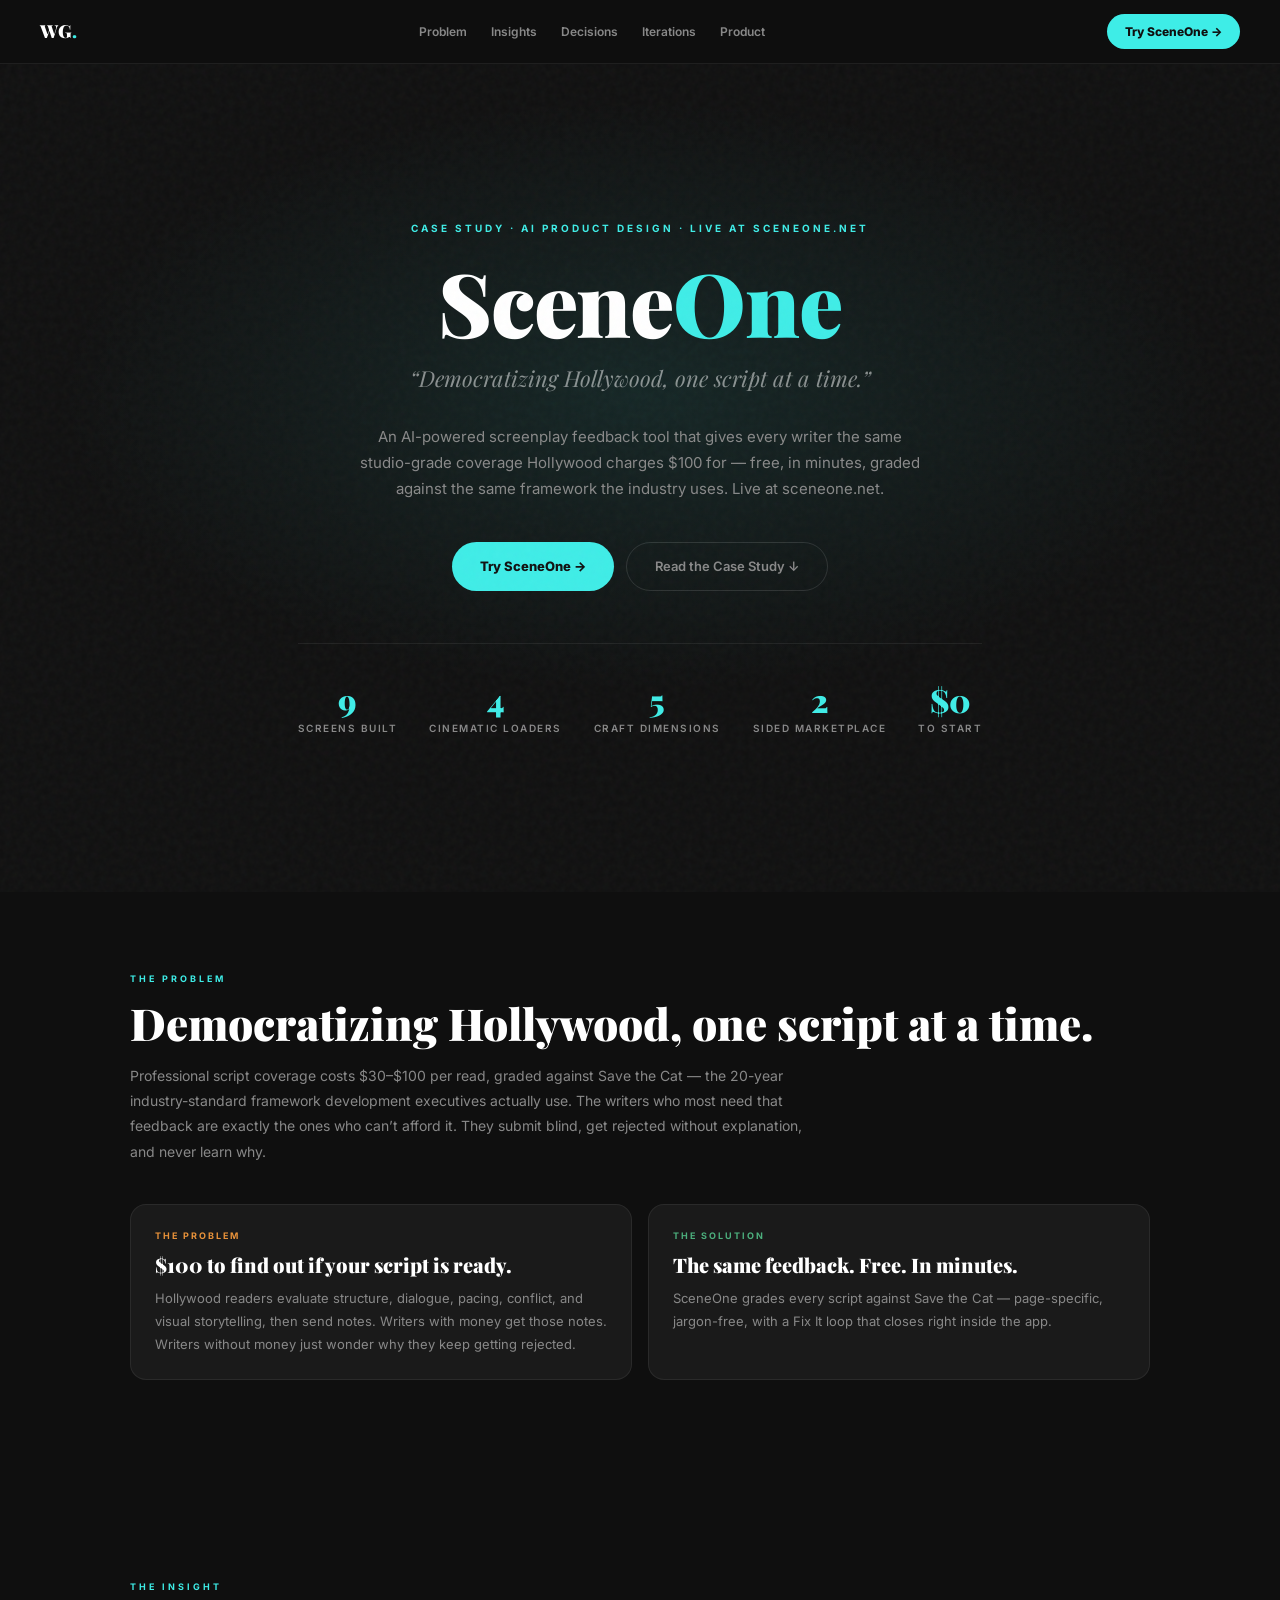
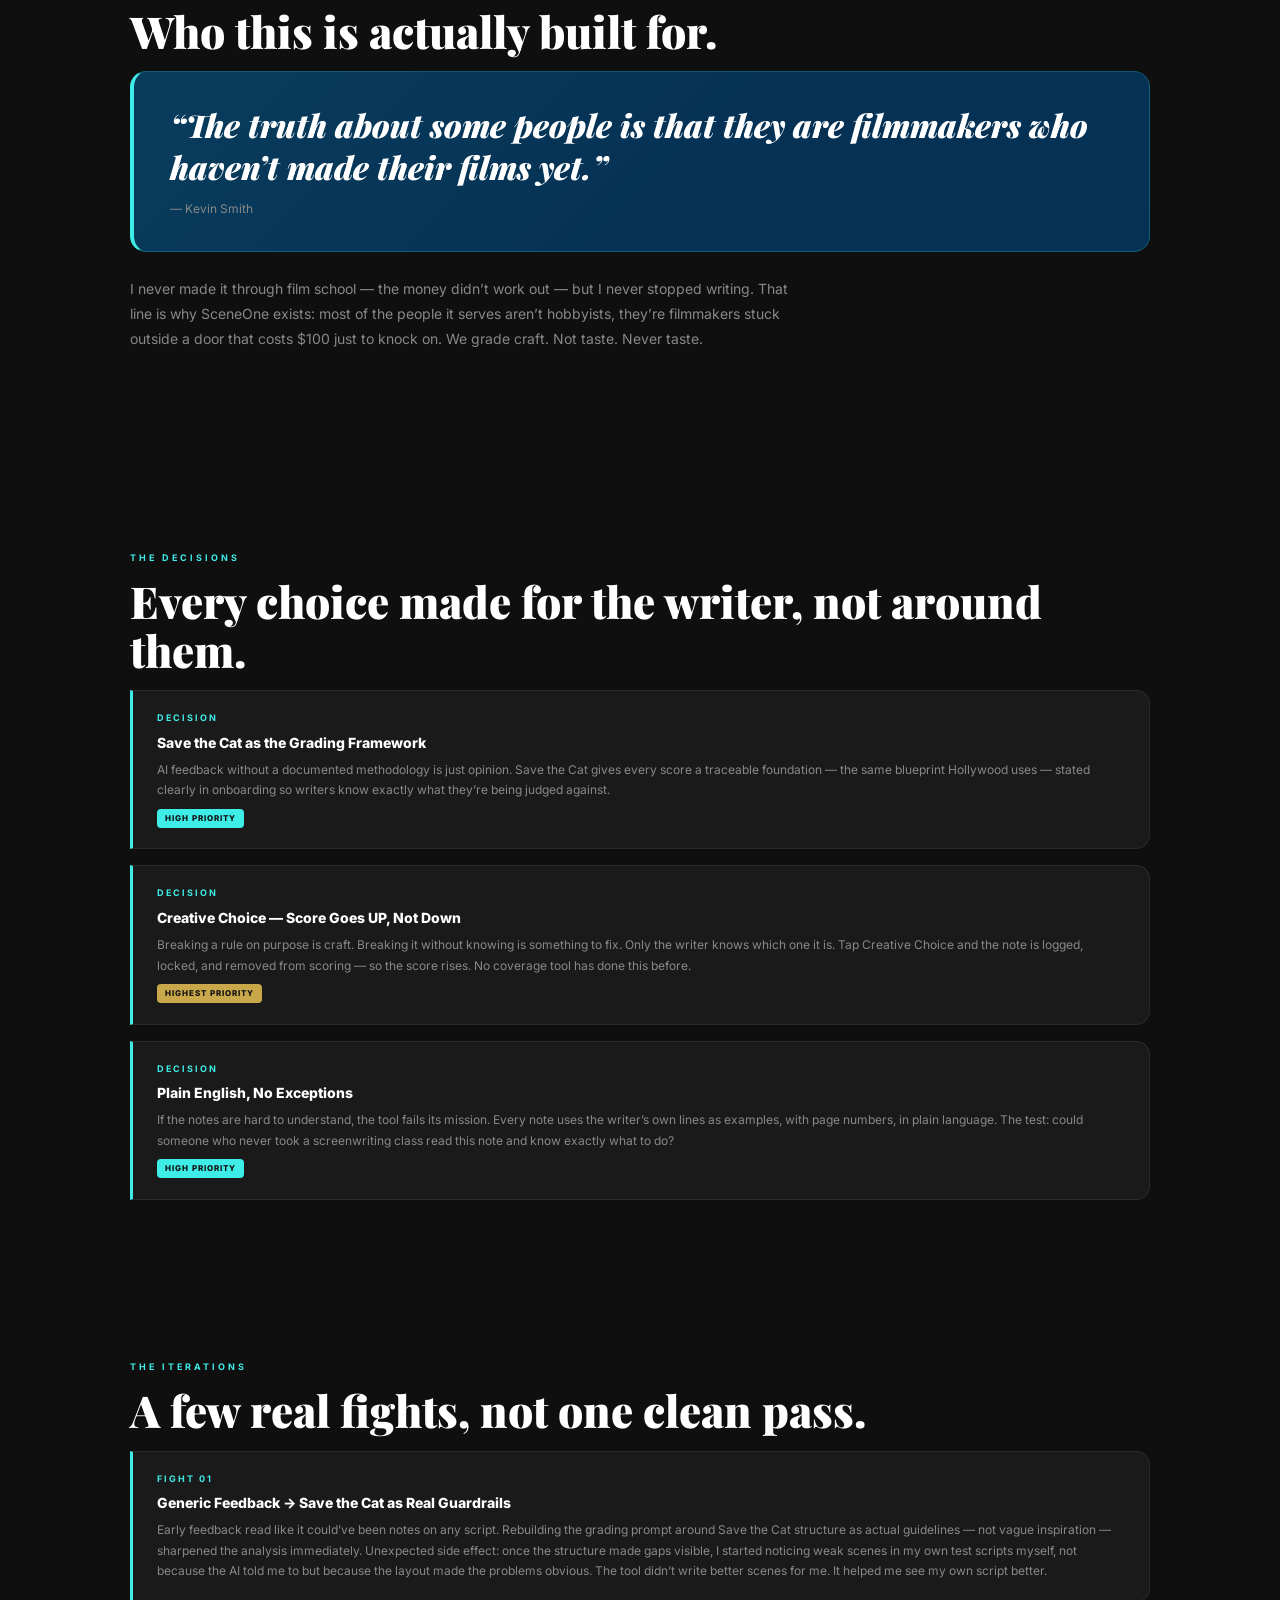
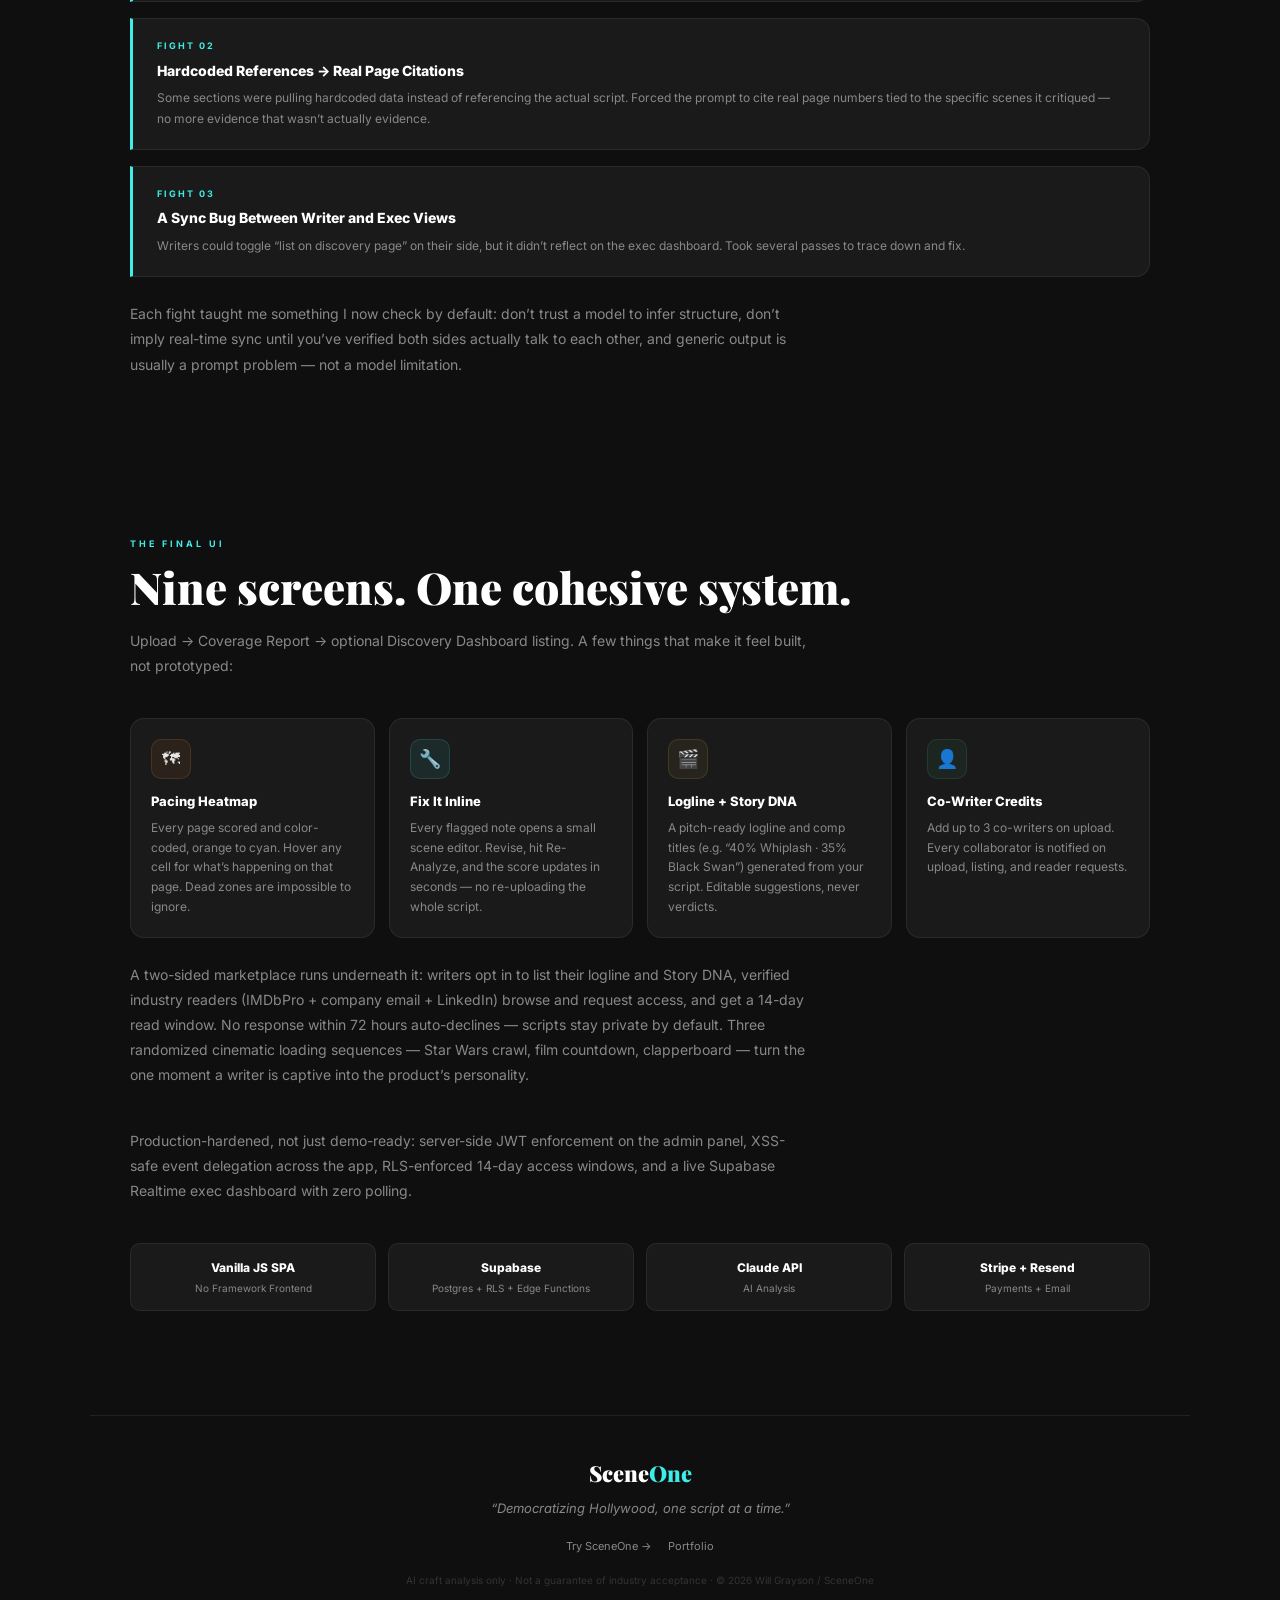
<file: index.html>
<!DOCTYPE html>
<html lang="en">
<head>
<meta charset="UTF-8">
<meta name="viewport" content="width=device-width, initial-scale=1.0">
<title>SceneOne — Case Study · Will Grayson</title>
<link rel="preconnect" href="https://fonts.googleapis.com">
<link href="https://fonts.googleapis.com/css2?family=Playfair+Display:ital,wght@0,700;0,900;1,400;1,700&family=Inter:wght@300;400;500;600;700;800&family=Courier+Prime&display=swap" rel="stylesheet">
<style>
*,*::before,*::after{box-sizing:border-box;margin:0;padding:0;}
:root{
  --bg:#0F0F0F;--card:#1A1A1A;--card2:#222222;--navy:#053154;
  --cyan:#3EEDE7;--gold:#C9A84C;--amber:#E8923A;--green:#4CAF7D;
  --text:#E5E5E5;--sub:#888888;--border:rgba(255,255,255,0.07);
  --border2:rgba(255,255,255,0.12);
}
html{scroll-behavior:smooth;}
body{background:var(--bg);color:var(--text);font-family:'Inter',sans-serif;line-height:1.6;padding-bottom:80px;}
nav{position:sticky;top:0;z-index:100;background:rgba(15,15,15,0.96);backdrop-filter:blur(14px);border-bottom:1px solid var(--border);padding:14px 40px;display:flex;align-items:center;justify-content:space-between;}
.nav-brand{font-family:'Playfair Display',serif;font-size:18px;font-weight:900;color:#fff;text-decoration:none;}
.nav-brand span{color:var(--cyan);}
.nav-links{display:flex;gap:24px;align-items:center;}
.nav-link{font-size:12px;font-weight:600;color:var(--sub);text-decoration:none;transition:color .15s;}
.nav-link:hover{color:var(--text);}
.nav-cta{padding:8px 18px;border-radius:100px;border:none;background:var(--cyan);color:#0F0F0F;font-size:12px;font-weight:800;cursor:pointer;text-decoration:none;transition:background .15s;}
.nav-cta:hover{background:#5ff5ef;}
[id]{scroll-margin-top:64px;}
.hero{min-height:92vh;display:flex;flex-direction:column;align-items:center;justify-content:center;text-align:center;padding:80px 40px;background:radial-gradient(ellipse 70% 55% at 50% 40%,rgba(62,237,231,0.1) 0%,transparent 65%),var(--bg);position:relative;overflow:hidden;}
.hero::before{content:'';position:absolute;inset:0;background-image:url("data:image/svg+xml,%3Csvg viewBox='0 0 200 200' xmlns='http://www.w3.org/2000/svg'%3E%3Cfilter id='g'%3E%3CfeTurbulence type='fractalNoise' baseFrequency='0.65' numOctaves='3' stitchTiles='stitch'/%3E%3C/filter%3E%3Crect width='100%25' height='100%25' filter='url(%23g)' opacity='0.04'/%3E%3C/svg%3E");pointer-events:none;}
.hero-eyebrow{font-size:10px;font-weight:700;letter-spacing:3px;text-transform:uppercase;color:var(--cyan);margin-bottom:20px;}
.hero-title{font-family:'Playfair Display',serif;font-size:clamp(44px,7vw,88px);font-weight:900;color:#fff;line-height:1.05;margin-bottom:12px;letter-spacing:-1px;}
.hero-title span{color:var(--cyan);}
.hero-mission{font-family:'Playfair Display',serif;font-size:clamp(16px,2vw,22px);font-style:italic;color:rgba(255,255,255,0.5);margin-bottom:28px;max-width:600px;}
.hero-sub{font-size:15px;color:var(--sub);line-height:1.75;max-width:560px;margin:0 auto 40px;}
.hero-ctas{display:flex;gap:12px;justify-content:center;flex-wrap:wrap;}
.btn-primary{display:inline-flex;align-items:center;gap:8px;padding:13px 28px;border-radius:100px;border:none;background:var(--cyan);color:#0F0F0F;font-size:13px;font-weight:800;cursor:pointer;text-decoration:none;transition:all .2s;}
.btn-primary:hover{background:#5ff5ef;transform:translateY(-1px);}
.btn-secondary{display:inline-flex;align-items:center;gap:8px;padding:13px 28px;border-radius:100px;border:1px solid var(--border2);background:transparent;color:var(--sub);font-size:13px;font-weight:600;cursor:pointer;text-decoration:none;transition:all .2s;}
.btn-secondary:hover{color:var(--text);border-color:var(--border2);}
.hero-stats{display:flex;gap:32px;justify-content:center;flex-wrap:wrap;margin-top:52px;padding-top:40px;border-top:1px solid var(--border);}
.hero-stat{text-align:center;}
.hero-stat-val{font-family:'Playfair Display',serif;font-size:32px;font-weight:900;color:var(--cyan);line-height:1;}
.hero-stat-lbl{font-size:10px;font-weight:600;letter-spacing:1.5px;text-transform:uppercase;color:var(--sub);margin-top:4px;}
section{padding:80px 40px;max-width:1100px;margin:0 auto;}
.section-eyebrow{font-size:9px;font-weight:700;letter-spacing:3px;text-transform:uppercase;color:var(--cyan);margin-bottom:12px;}
.section-title{font-family:'Playfair Display',serif;font-size:clamp(28px,4vw,44px);font-weight:900;color:#fff;line-height:1.1;margin-bottom:16px;}
.section-sub{font-size:14px;color:var(--sub);line-height:1.8;max-width:680px;margin-bottom:40px;}
.mission-block{background:linear-gradient(135deg,rgba(62,237,231,0.06) 0%,transparent 60%),var(--navy);border:1px solid rgba(62,237,231,0.2);border-left:4px solid var(--cyan);border-radius:16px;padding:32px 36px;margin-bottom:24px;}
.mission-quote{font-family:'Playfair Display',serif;font-size:clamp(20px,3vw,32px);font-weight:900;font-style:italic;color:#fff;line-height:1.3;margin-bottom:12px;}
.mission-attr{font-size:12px;color:var(--sub);}
.ps-grid{display:grid;grid-template-columns:1fr 1fr;gap:16px;margin-bottom:40px;}
.ps-card{background:var(--card);border:1px solid var(--border);border-radius:16px;padding:24px;}
.ps-card-label{font-size:9px;font-weight:700;letter-spacing:2px;text-transform:uppercase;margin-bottom:10px;}
.ps-card-label.problem{color:var(--amber);}
.ps-card-label.solution{color:var(--green);}
.ps-card-title{font-family:'Playfair Display',serif;font-size:20px;font-weight:900;color:#fff;margin-bottom:10px;line-height:1.2;}
.ps-card-body{font-size:13px;color:var(--sub);line-height:1.75;}
.feature-grid{display:grid;grid-template-columns:repeat(4,1fr);gap:14px;margin-bottom:24px;}
.feature-card{background:var(--card);border:1px solid var(--border);border-radius:14px;padding:20px;transition:border-color .2s;}
.feature-card:hover{border-color:rgba(62,237,231,0.2);}
.feature-icon{width:40px;height:40px;border-radius:10px;display:flex;align-items:center;justify-content:center;margin-bottom:12px;font-size:18px;}
.fi-cyan{background:rgba(62,237,231,0.08);border:1px solid rgba(62,237,231,0.15);}
.fi-gold{background:rgba(201,168,76,0.08);border:1px solid rgba(201,168,76,0.15);}
.fi-green{background:rgba(76,175,125,0.08);border:1px solid rgba(76,175,125,0.15);}
.fi-amber{background:rgba(232,146,58,0.08);border:1px solid rgba(232,146,58,0.15);}
.feature-card h3{font-size:13px;font-weight:800;color:#fff;margin-bottom:6px;}
.feature-card p{font-size:12px;color:var(--sub);line-height:1.65;}
.decision-list{display:flex;flex-direction:column;gap:16px;}
.decision-card{background:var(--card);border:1px solid var(--border);border-left:3px solid var(--cyan);border-radius:0 14px 14px 0;padding:20px 24px;}
.decision-num{font-size:9px;font-weight:700;letter-spacing:2px;text-transform:uppercase;color:var(--cyan);margin-bottom:6px;}
.decision-title{font-size:14px;font-weight:800;color:#fff;margin-bottom:6px;}
.decision-body{font-size:12px;color:var(--sub);line-height:1.7;}
.decision-badge{display:inline-block;font-size:8px;font-weight:800;letter-spacing:1px;text-transform:uppercase;padding:3px 8px;border-radius:4px;margin-top:8px;}
.badge-high{color:#0F0F0F;background:var(--cyan);}
.badge-highest{color:#0F0F0F;background:var(--gold);}
.tech-grid{display:grid;grid-template-columns:repeat(4,1fr);gap:12px;margin-bottom:24px;}
.tech-card{background:var(--card);border:1px solid var(--border);border-radius:10px;padding:14px;text-align:center;}
.tech-name{font-size:12px;font-weight:800;color:#fff;margin-bottom:3px;}
.tech-role{font-size:10px;color:var(--sub);}
.cs-footer{border-top:1px solid var(--border);padding:40px;text-align:center;max-width:1100px;margin:0 auto;}
.cs-footer-brand{font-family:'Playfair Display',serif;font-size:22px;font-weight:900;color:#fff;margin-bottom:6px;}
.cs-footer-brand span{color:var(--cyan);}
.cs-footer-sub{font-size:13px;color:var(--sub);margin-bottom:20px;font-style:italic;}
.cs-footer-links{display:flex;gap:16px;justify-content:center;flex-wrap:wrap;}
.cs-footer-link{font-size:11px;color:var(--sub);text-decoration:none;transition:color .15s;}
.cs-footer-link:hover{color:var(--cyan);}
@media(max-width:768px){
  nav{padding:12px 20px;}
  section{padding:60px 20px;}
  .hero{padding:60px 20px;}
  .ps-grid,.feature-grid,.tech-grid{grid-template-columns:1fr;}
  .hero-stats{gap:20px;}
  .feature-grid{grid-template-columns:1fr 1fr;}
  .tech-grid{grid-template-columns:repeat(2,1fr);}
  .nav-links{display:none;}
}
/* ── Scroll-triggered reveals ─────────────────────────────────── */
.reveal{opacity:0;transform:translateY(28px);transition:opacity .6s ease,transform .6s ease;}
.reveal.visible{opacity:1;transform:translateY(0);}
.reveal-d1{transition-delay:.07s;}
.reveal-d2{transition-delay:.14s;}
.reveal-d3{transition-delay:.21s;}
.reveal-d4{transition-delay:.28s;}
.reveal-d5{transition-delay:.35s;}
.reveal-d6{transition-delay:.42s;}
.reveal-d7{transition-delay:.49s;}
.reveal-d8{transition-delay:.56s;}
.reveal-d9{transition-delay:.63s;}
</style>
</head>
<body>

<!-- NAV -->
<nav>
  <a class="nav-brand" href="https://willgraysondesign.com">WG<span>.</span></a>
  <div class="nav-links">
    <a class="nav-link" href="#problem">Problem</a>
    <a class="nav-link" href="#insights">Insights</a>
    <a class="nav-link" href="#decisions">Decisions</a>
    <a class="nav-link" href="#iterations">Iterations</a>
    <a class="nav-link" href="#product">Product</a>
  </div>
  <a class="nav-cta" href="landing.html" target="_blank" rel="noopener">Try SceneOne &rarr;</a>
</nav>

<!-- HERO -->
<div class="hero">
  <div class="hero-eyebrow">Case Study &middot; AI Product Design &middot; Live at sceneone.net</div>
  <h1 class="hero-title">Scene<span>One</span></h1>
  <div class="hero-mission">&ldquo;Democratizing Hollywood, one script at a time.&rdquo;</div>
  <p class="hero-sub">An AI-powered screenplay feedback tool that gives every writer the same studio-grade coverage Hollywood charges $100 for &mdash; free, in minutes, graded against the same framework the industry uses. Live at sceneone.net.</p>
  <div class="hero-ctas">
    <a class="btn-primary" href="landing.html" target="_blank" rel="noopener">Try SceneOne &rarr;</a>
    <a class="btn-secondary" href="#problem">Read the Case Study &darr;</a>
  </div>
  <div class="hero-stats">
    <div class="hero-stat"><div class="hero-stat-val" data-val="9">9</div><div class="hero-stat-lbl">Screens Built</div></div>
    <div class="hero-stat"><div class="hero-stat-val" data-val="4">4</div><div class="hero-stat-lbl">Cinematic Loaders</div></div>
    <div class="hero-stat"><div class="hero-stat-val" data-val="5">5</div><div class="hero-stat-lbl">Craft Dimensions</div></div>
    <div class="hero-stat"><div class="hero-stat-val" data-val="2">2</div><div class="hero-stat-lbl">Sided Marketplace</div></div>
    <div class="hero-stat"><div class="hero-stat-val" data-val="0" data-prefix="$">$0</div><div class="hero-stat-lbl">To Start</div></div>
  </div>
</div>

<!-- PROBLEM -->
<section id="problem">
  <div class="section-eyebrow">The Problem</div>
  <div class="section-title">Democratizing Hollywood, one script at a time.</div>
  <p class="section-sub">Professional script coverage costs $30&ndash;$100 per read, graded against Save the Cat &mdash; the 20-year industry-standard framework development executives actually use. The writers who most need that feedback are exactly the ones who can&rsquo;t afford it. They submit blind, get rejected without explanation, and never learn why.</p>
  <div class="ps-grid">
    <div class="ps-card">
      <div class="ps-card-label problem">The Problem</div>
      <div class="ps-card-title">$100 to find out if your script is ready.</div>
      <div class="ps-card-body">Hollywood readers evaluate structure, dialogue, pacing, conflict, and visual storytelling, then send notes. Writers with money get those notes. Writers without money just wonder why they keep getting rejected.</div>
    </div>
    <div class="ps-card">
      <div class="ps-card-label solution">The Solution</div>
      <div class="ps-card-title">The same feedback. Free. In minutes.</div>
      <div class="ps-card-body">SceneOne grades every script against Save the Cat &mdash; page-specific, jargon-free, with a Fix It loop that closes right inside the app.</div>
    </div>
  </div>
</section>

<!-- INSIGHTS -->
<section id="insights">
  <div class="section-eyebrow">The Insight</div>
  <div class="section-title">Who this is actually built for.</div>
  <div class="mission-block">
    <div class="mission-quote">&ldquo;The truth about some people is that they are filmmakers who haven&rsquo;t made their films yet.&rdquo;</div>
    <div class="mission-attr">&mdash; Kevin Smith</div>
  </div>
  <p class="section-sub">I never made it through film school &mdash; the money didn&rsquo;t work out &mdash; but I never stopped writing. That line is why SceneOne exists: most of the people it serves aren&rsquo;t hobbyists, they&rsquo;re filmmakers stuck outside a door that costs $100 just to knock on. We grade craft. Not taste. Never taste.</p>
</section>

<!-- DECISIONS -->
<section id="decisions">
  <div class="section-eyebrow">The Decisions</div>
  <div class="section-title">Every choice made for the writer, not around them.</div>
  <div class="decision-list">
    <div class="decision-card">
      <div class="decision-num">Decision</div>
      <div class="decision-title">Save the Cat as the Grading Framework</div>
      <div class="decision-body">AI feedback without a documented methodology is just opinion. Save the Cat gives every score a traceable foundation &mdash; the same blueprint Hollywood uses &mdash; stated clearly in onboarding so writers know exactly what they&rsquo;re being judged against.</div>
      <span class="decision-badge badge-high">High Priority</span>
    </div>
    <div class="decision-card">
      <div class="decision-num">Decision</div>
      <div class="decision-title">Creative Choice &mdash; Score Goes UP, Not Down</div>
      <div class="decision-body">Breaking a rule on purpose is craft. Breaking it without knowing is something to fix. Only the writer knows which one it is. Tap Creative Choice and the note is logged, locked, and removed from scoring &mdash; so the score rises. No coverage tool has done this before.</div>
      <span class="decision-badge badge-highest">Highest Priority</span>
    </div>
    <div class="decision-card">
      <div class="decision-num">Decision</div>
      <div class="decision-title">Plain English, No Exceptions</div>
      <div class="decision-body">If the notes are hard to understand, the tool fails its mission. Every note uses the writer&rsquo;s own lines as examples, with page numbers, in plain language. The test: could someone who never took a screenwriting class read this note and know exactly what to do?</div>
      <span class="decision-badge badge-high">High Priority</span>
    </div>
  </div>
</section>

<!-- ITERATIONS -->
<section id="iterations">
  <div class="section-eyebrow">The Iterations</div>
  <div class="section-title">A few real fights, not one clean pass.</div>
  <div class="decision-list">
    <div class="decision-card">
      <div class="decision-num">Fight 01</div>
      <div class="decision-title">Generic Feedback &rarr; Save the Cat as Real Guardrails</div>
      <div class="decision-body">Early feedback read like it could&rsquo;ve been notes on any script. Rebuilding the grading prompt around Save the Cat structure as actual guidelines &mdash; not vague inspiration &mdash; sharpened the analysis immediately. Unexpected side effect: once the structure made gaps visible, I started noticing weak scenes in my own test scripts myself, not because the AI told me to but because the layout made the problems obvious. The tool didn&rsquo;t write better scenes for me. It helped me see my own script better.</div>
    </div>
    <div class="decision-card">
      <div class="decision-num">Fight 02</div>
      <div class="decision-title">Hardcoded References &rarr; Real Page Citations</div>
      <div class="decision-body">Some sections were pulling hardcoded data instead of referencing the actual script. Forced the prompt to cite real page numbers tied to the specific scenes it critiqued &mdash; no more evidence that wasn&rsquo;t actually evidence.</div>
    </div>
    <div class="decision-card">
      <div class="decision-num">Fight 03</div>
      <div class="decision-title">A Sync Bug Between Writer and Exec Views</div>
      <div class="decision-body">Writers could toggle &ldquo;list on discovery page&rdquo; on their side, but it didn&rsquo;t reflect on the exec dashboard. Took several passes to trace down and fix.</div>
    </div>
  </div>
  <p class="section-sub" style="margin-top:24px;margin-bottom:0;">Each fight taught me something I now check by default: don&rsquo;t trust a model to infer structure, don&rsquo;t imply real-time sync until you&rsquo;ve verified both sides actually talk to each other, and generic output is usually a prompt problem &mdash; not a model limitation.</p>
</section>

<!-- FINAL UI -->
<section id="product">
  <div class="section-eyebrow">The Final UI</div>
  <div class="section-title">Nine screens. One cohesive system.</div>
  <p class="section-sub">Upload &rarr; Coverage Report &rarr; optional Discovery Dashboard listing. A few things that make it feel built, not prototyped:</p>
  <div class="feature-grid">
    <div class="feature-card">
      <div class="feature-icon fi-amber">&#128506;</div>
      <h3>Pacing Heatmap</h3>
      <p>Every page scored and color-coded, orange to cyan. Hover any cell for what&rsquo;s happening on that page. Dead zones are impossible to ignore.</p>
    </div>
    <div class="feature-card">
      <div class="feature-icon fi-cyan">&#128295;</div>
      <h3>Fix It Inline</h3>
      <p>Every flagged note opens a small scene editor. Revise, hit Re-Analyze, and the score updates in seconds &mdash; no re-uploading the whole script.</p>
    </div>
    <div class="feature-card">
      <div class="feature-icon fi-gold">&#127916;</div>
      <h3>Logline + Story DNA</h3>
      <p>A pitch-ready logline and comp titles (e.g. &ldquo;40% Whiplash &middot; 35% Black Swan&rdquo;) generated from your script. Editable suggestions, never verdicts.</p>
    </div>
    <div class="feature-card">
      <div class="feature-icon fi-green">&#128100;</div>
      <h3>Co-Writer Credits</h3>
      <p>Add up to 3 co-writers on upload. Every collaborator is notified on upload, listing, and reader requests.</p>
    </div>
  </div>
  <p class="section-sub">A two-sided marketplace runs underneath it: writers opt in to list their logline and Story DNA, verified industry readers (IMDbPro + company email + LinkedIn) browse and request access, and get a 14-day read window. No response within 72 hours auto-declines &mdash; scripts stay private by default. Three randomized cinematic loading sequences &mdash; Star Wars crawl, film countdown, clapperboard &mdash; turn the one moment a writer is captive into the product&rsquo;s personality.</p>
  <p class="section-sub">Production-hardened, not just demo-ready: server-side JWT enforcement on the admin panel, XSS-safe event delegation across the app, RLS-enforced 14-day access windows, and a live Supabase Realtime exec dashboard with zero polling.</p>
  <div class="tech-grid">
    <div class="tech-card"><div class="tech-name">Vanilla JS SPA</div><div class="tech-role">No Framework Frontend</div></div>
    <div class="tech-card"><div class="tech-name">Supabase</div><div class="tech-role">Postgres + RLS + Edge Functions</div></div>
    <div class="tech-card"><div class="tech-name">Claude API</div><div class="tech-role">AI Analysis</div></div>
    <div class="tech-card"><div class="tech-name">Stripe + Resend</div><div class="tech-role">Payments + Email</div></div>
  </div>
</section>

<!-- FOOTER -->
<div class="cs-footer">
  <div class="cs-footer-brand">Scene<span>One</span></div>
  <div class="cs-footer-sub">&ldquo;Democratizing Hollywood, one script at a time.&rdquo;</div>
  <div class="cs-footer-links">
    <a class="cs-footer-link" href="landing.html" target="_blank" rel="noopener">Try SceneOne &rarr;</a>
    <a class="cs-footer-link" href="https://willgraysondesign.com">Portfolio</a>
  </div>
  <div style="margin-top:16px;font-size:10px;color:rgba(255,255,255,0.15);">AI craft analysis only &middot; Not a guarantee of industry acceptance &middot; &copy; 2026 Will Grayson / SceneOne</div>
</div>

<script>
(function(){
  // ── Auto-apply reveal classes to targeted elements ──────────────
  const STAGGER_SELECTORS = [
    '.ps-card','.feature-card','.tech-card'
  ];
  const SEQUENTIAL_SELECTORS = ['.decision-card'];
  const BLOCK_SELECTORS = [
    '.section-eyebrow','.section-title','.section-sub',
    '.mission-block','.mission-quote'
  ];

  BLOCK_SELECTORS.forEach(sel=>{
    document.querySelectorAll(sel).forEach(el=>el.classList.add('reveal'));
  });
  STAGGER_SELECTORS.forEach(sel=>{
    document.querySelectorAll(sel).forEach((el,i)=>{
      el.classList.add('reveal','reveal-d'+(Math.min(i%3+1,9)));
    });
  });
  SEQUENTIAL_SELECTORS.forEach(sel=>{
    document.querySelectorAll(sel).forEach((el,i)=>{
      el.classList.add('reveal','reveal-d'+(Math.min(i+1,9)));
    });
  });

  // ── IntersectionObserver ────────────────────────────────────────
  const obs = new IntersectionObserver((entries)=>{
    entries.forEach(e=>{
      if(e.isIntersecting){
        e.target.classList.add('visible');
        obs.unobserve(e.target);
      }
    });
  },{threshold:0.1,rootMargin:'0px 0px -40px 0px'});

  document.querySelectorAll('.reveal').forEach(el=>obs.observe(el));

  // ── Stat count-up ───────────────────────────────────────────────
  function countUp(el,target,duration,prefix){
    if(target===0){el.textContent=prefix+'0';return;}
    const start=performance.now();
    (function tick(now){
      const p=Math.min((now-start)/duration,1);
      const eased=1-Math.pow(1-p,3);
      el.textContent=prefix+Math.round(eased*target);
      if(p<1)requestAnimationFrame(tick);
    })(start);
  }

  const statObs = new IntersectionObserver((entries)=>{
    entries.forEach(e=>{
      if(e.isIntersecting){
        const el=e.target;
        countUp(el,parseInt(el.dataset.val),1100,el.dataset.prefix||'');
        statObs.unobserve(el);
      }
    });
  },{threshold:0.5});

  document.querySelectorAll('.hero-stat-val[data-val]').forEach(el=>{
    el.textContent=(el.dataset.prefix||'')+'0';
    statObs.observe(el);
  });
})();
</script>
</body>
</html>
</file>
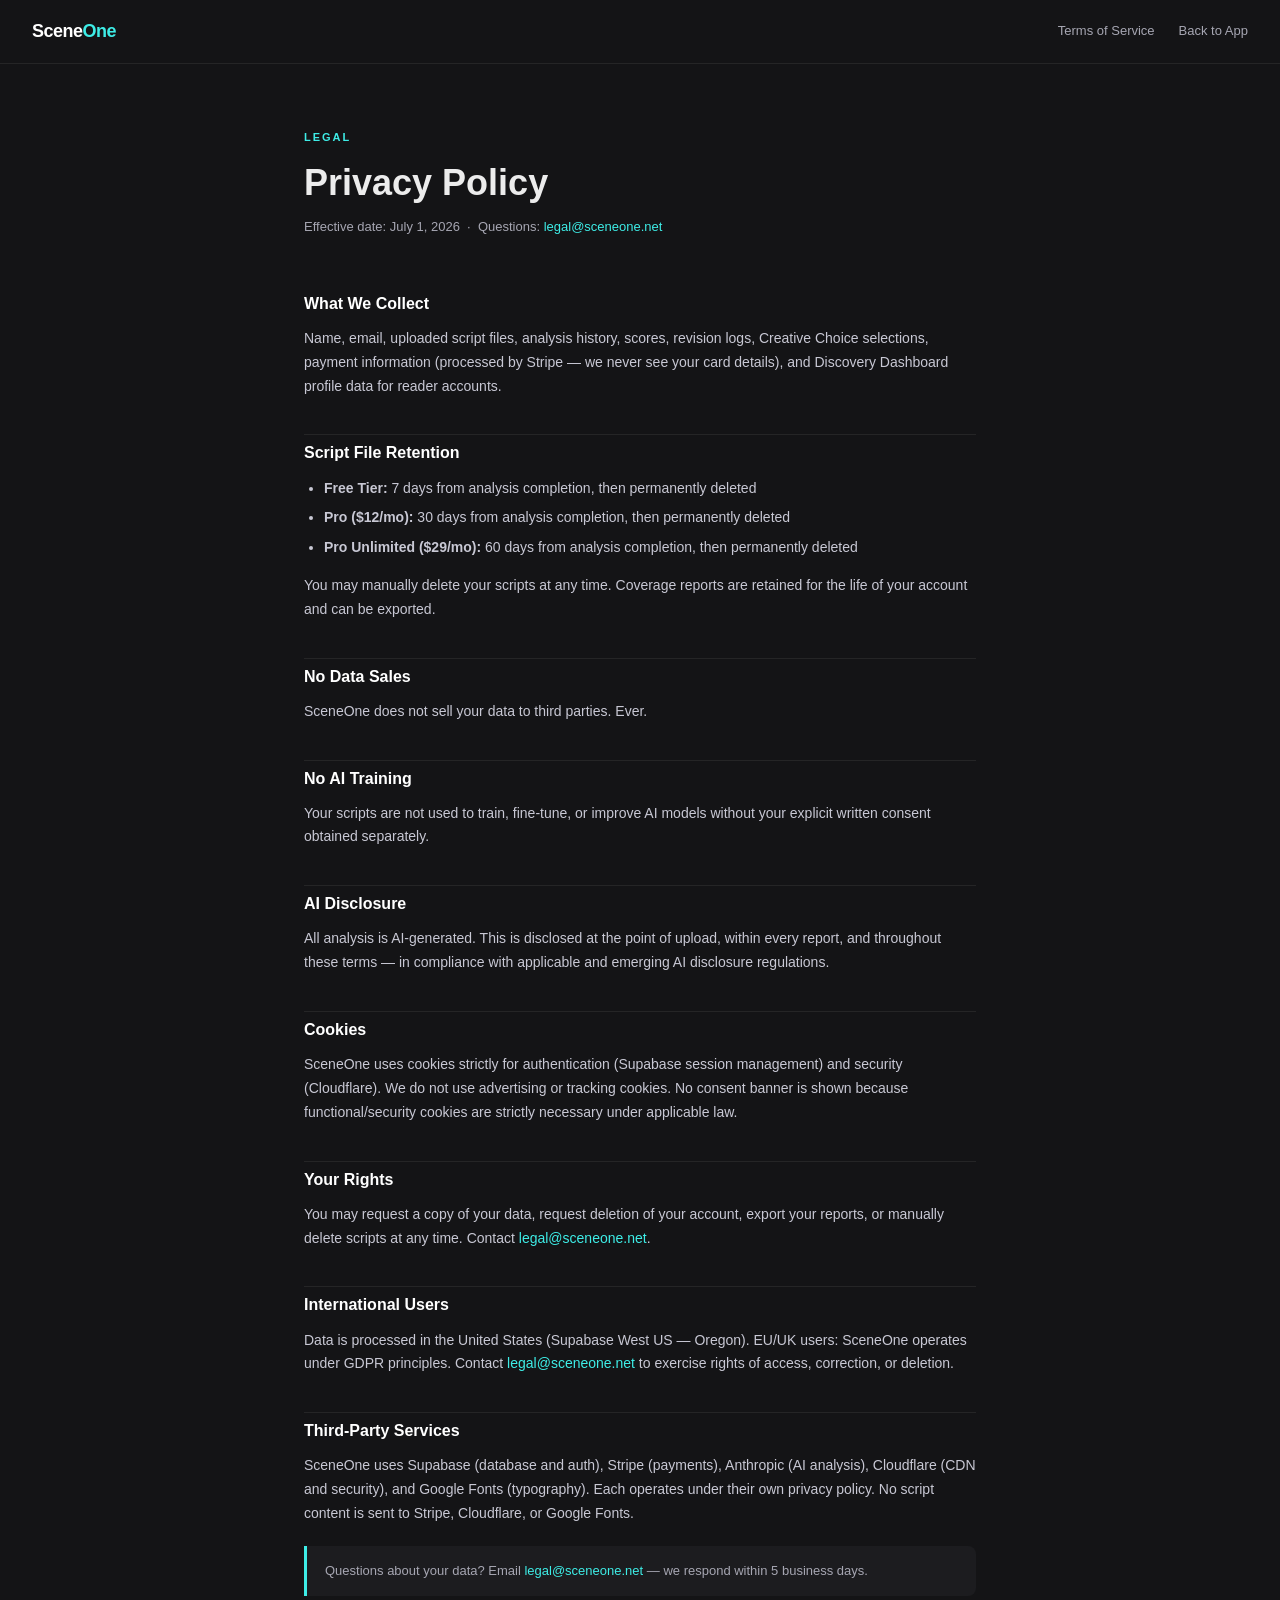
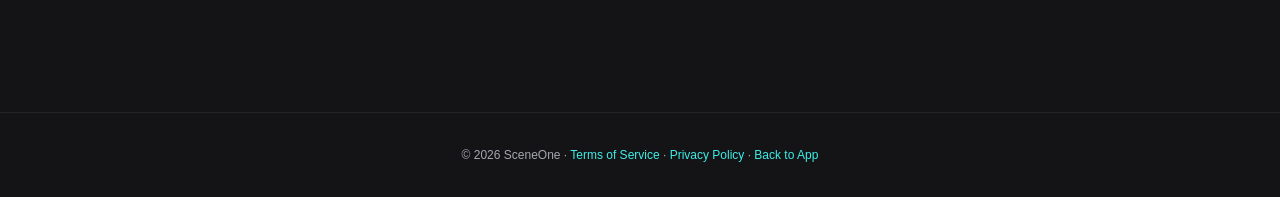
<file: privacy.html>
<!DOCTYPE html>
<html lang="en">
<head>
<meta charset="UTF-8">
<meta name="viewport" content="width=device-width, initial-scale=1.0">
<title>Privacy Policy — SceneOne</title>
<meta name="description" content="SceneOne Privacy Policy — how we collect, use, and protect your data.">
<style>
*{box-sizing:border-box;margin:0;padding:0;}
body{font-family:'Inter',-apple-system,sans-serif;background:#141416;color:#ECECEC;line-height:1.7;min-height:100vh;}
a{color:#3EEDE7;text-decoration:none;}
a:hover{text-decoration:underline;}
nav{display:flex;align-items:center;justify-content:space-between;padding:16px 32px;border-bottom:1px solid rgba(255,255,255,0.07);position:sticky;top:0;background:#141416;z-index:10;}
.brand{font-size:18px;font-weight:900;color:#fff;letter-spacing:-0.5px;}
.brand span{color:#3EEDE7;}
.nav-links{display:flex;gap:24px;font-size:13px;color:#A6A6B2;}
.nav-links a{color:#A6A6B2;}
.nav-links a:hover{color:#ECECEC;}
.wrap{max-width:720px;margin:0 auto;padding:64px 24px 96px;}
.eyebrow{font-size:11px;font-weight:700;letter-spacing:2px;text-transform:uppercase;color:#3EEDE7;margin-bottom:16px;}
h1{font-size:36px;font-weight:900;line-height:1.15;margin-bottom:12px;}
.meta{font-size:13px;color:#A6A6B2;margin-bottom:48px;}
h2{font-size:16px;font-weight:700;color:#fff;margin:36px 0 10px;padding-top:4px;border-top:1px solid rgba(255,255,255,0.07);}
h2:first-of-type{border-top:none;margin-top:0;}
p{font-size:14px;color:#C8C8D4;margin-bottom:14px;}
ul{font-size:14px;color:#C8C8D4;padding-left:20px;margin-bottom:14px;}
ul li{margin-bottom:6px;}
.highlight{background:#1C1C1F;border-left:3px solid #3EEDE7;border-radius:0 8px 8px 0;padding:14px 18px;margin:20px 0;font-size:13px;color:#A6A6B2;}
footer{text-align:center;padding:32px;font-size:12px;color:#A6A6B2;border-top:1px solid rgba(255,255,255,0.07);}
</style>
</head>
<body>
<nav>
  <a href="landing.html" class="brand">Scene<span>One</span></a>
  <div class="nav-links">
    <a href="terms.html">Terms of Service</a>
    <a href="landing.html">Back to App</a>
  </div>
</nav>
<div class="wrap">
  <div class="eyebrow">Legal</div>
  <h1>Privacy Policy</h1>
  <p class="meta">Effective date: July 1, 2026 &nbsp;·&nbsp; Questions: <a href="mailto:legal@sceneone.net">legal@sceneone.net</a></p>

  <h2>What We Collect</h2>
  <p>Name, email, uploaded script files, analysis history, scores, revision logs, Creative Choice selections, payment information (processed by Stripe — we never see your card details), and Discovery Dashboard profile data for reader accounts.</p>

  <h2>Script File Retention</h2>
  <ul>
    <li><strong>Free Tier:</strong> 7 days from analysis completion, then permanently deleted</li>
    <li><strong>Pro ($12/mo):</strong> 30 days from analysis completion, then permanently deleted</li>
    <li><strong>Pro Unlimited ($29/mo):</strong> 60 days from analysis completion, then permanently deleted</li>
  </ul>
  <p>You may manually delete your scripts at any time. Coverage reports are retained for the life of your account and can be exported.</p>

  <h2>No Data Sales</h2>
  <p>SceneOne does not sell your data to third parties. Ever.</p>

  <h2>No AI Training</h2>
  <p>Your scripts are not used to train, fine-tune, or improve AI models without your explicit written consent obtained separately.</p>

  <h2>AI Disclosure</h2>
  <p>All analysis is AI-generated. This is disclosed at the point of upload, within every report, and throughout these terms — in compliance with applicable and emerging AI disclosure regulations.</p>

  <h2>Cookies</h2>
  <p>SceneOne uses cookies strictly for authentication (Supabase session management) and security (Cloudflare). We do not use advertising or tracking cookies. No consent banner is shown because functional/security cookies are strictly necessary under applicable law.</p>

  <h2>Your Rights</h2>
  <p>You may request a copy of your data, request deletion of your account, export your reports, or manually delete scripts at any time. Contact <a href="mailto:legal@sceneone.net">legal@sceneone.net</a>.</p>

  <h2>International Users</h2>
  <p>Data is processed in the United States (Supabase West US — Oregon). EU/UK users: SceneOne operates under GDPR principles. Contact <a href="mailto:legal@sceneone.net">legal@sceneone.net</a> to exercise rights of access, correction, or deletion.</p>

  <h2>Third-Party Services</h2>
  <p>SceneOne uses Supabase (database and auth), Stripe (payments), Anthropic (AI analysis), Cloudflare (CDN and security), and Google Fonts (typography). Each operates under their own privacy policy. No script content is sent to Stripe, Cloudflare, or Google Fonts.</p>

  <div class="highlight">Questions about your data? Email <a href="mailto:legal@sceneone.net">legal@sceneone.net</a> — we respond within 5 business days.</div>
</div>
<footer>© 2026 SceneOne · <a href="terms.html">Terms of Service</a> · <a href="privacy.html">Privacy Policy</a> · <a href="landing.html">Back to App</a></footer>
</body>
</html>
</file>
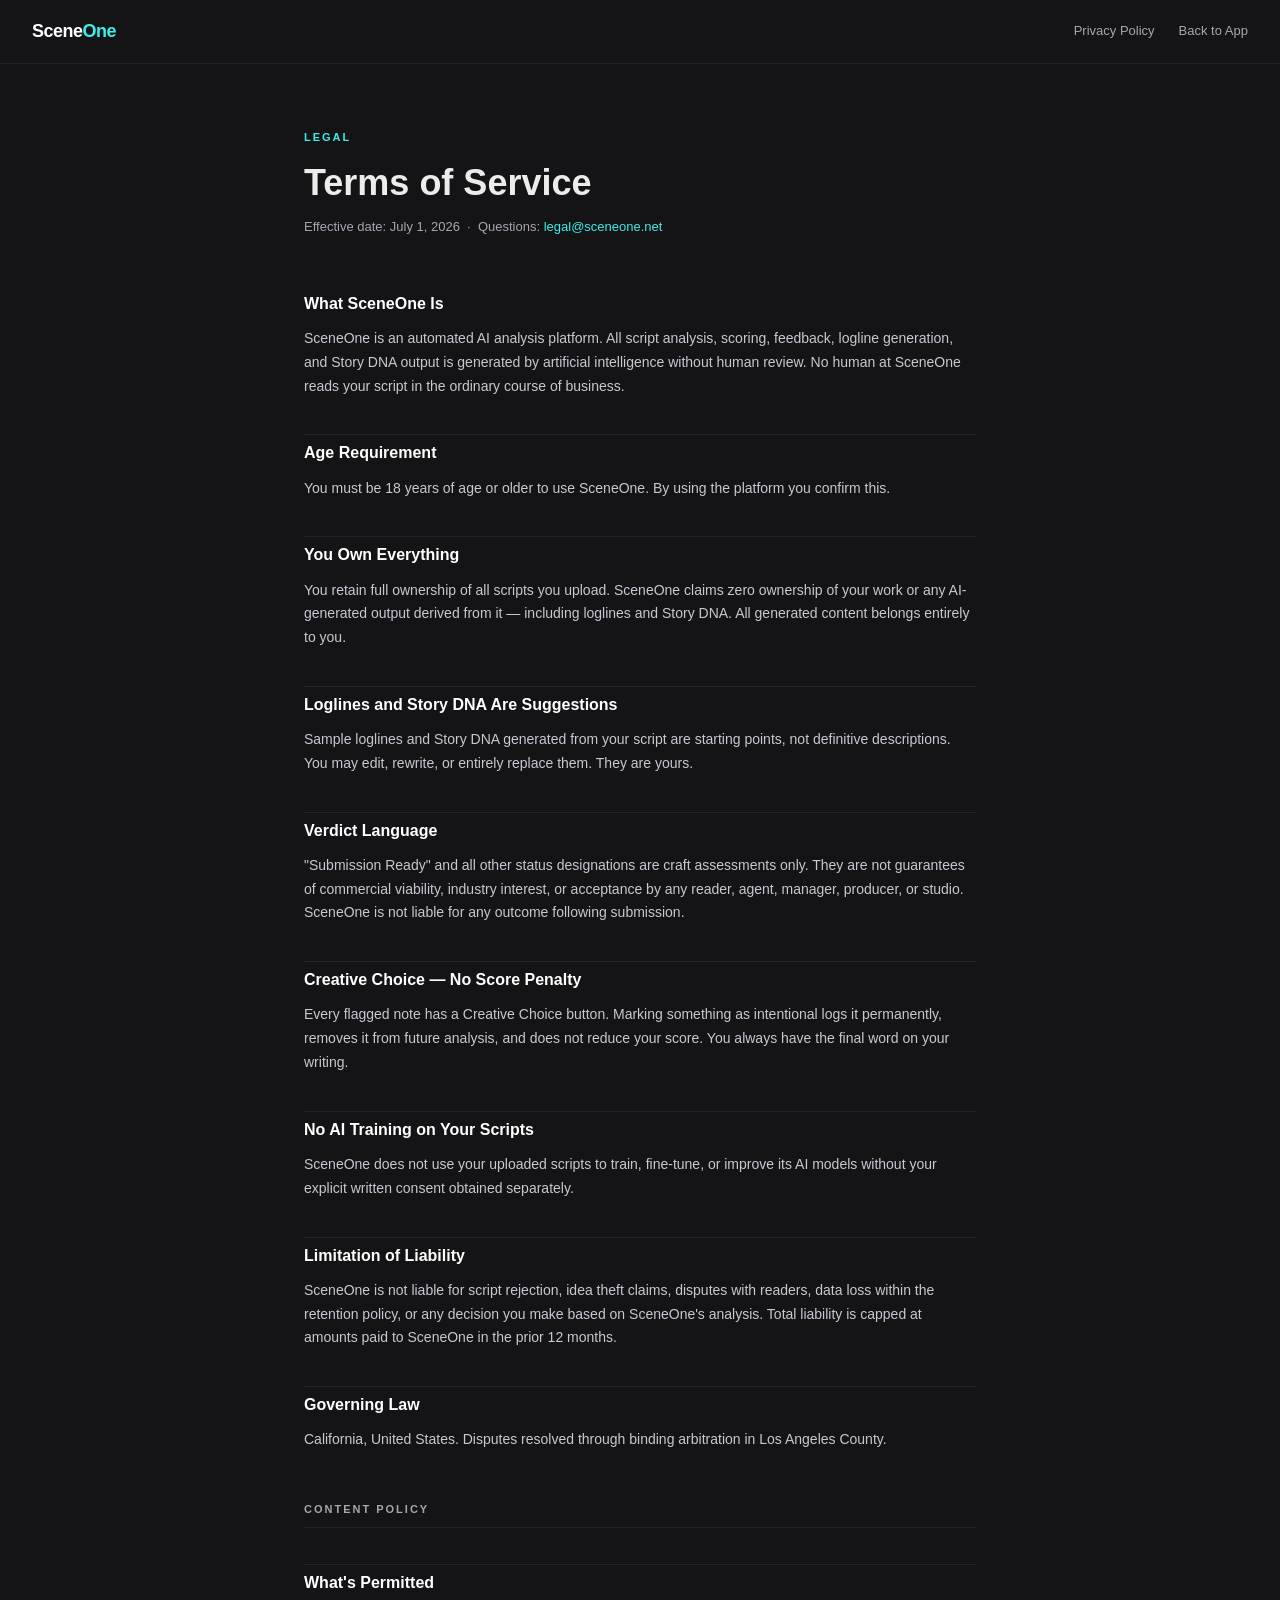
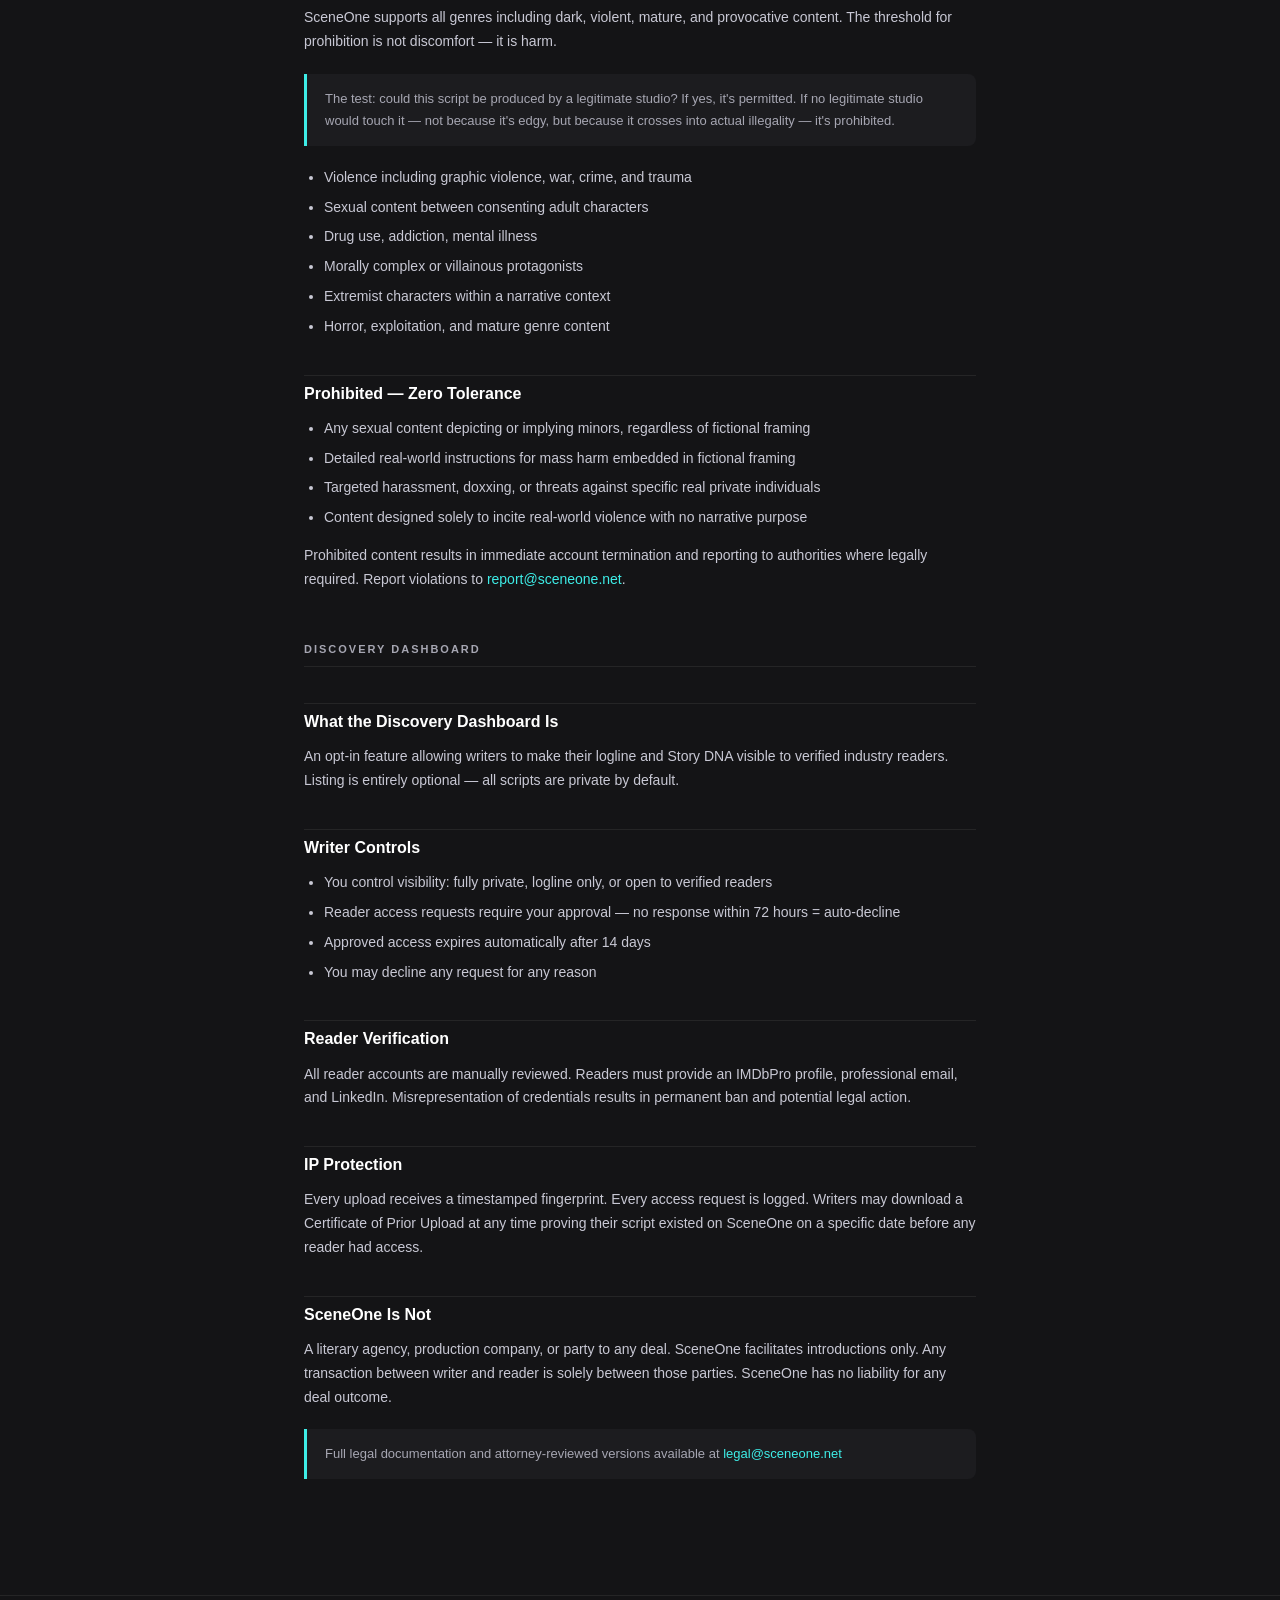
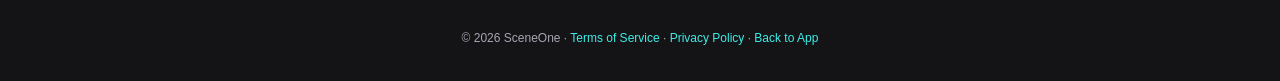
<file: terms.html>
<!DOCTYPE html>
<html lang="en">
<head>
<meta charset="UTF-8">
<meta name="viewport" content="width=device-width, initial-scale=1.0">
<title>Terms of Service — SceneOne</title>
<meta name="description" content="SceneOne Terms of Service — what you agree to when using the platform.">
<style>
*{box-sizing:border-box;margin:0;padding:0;}
body{font-family:'Inter',-apple-system,sans-serif;background:#141416;color:#ECECEC;line-height:1.7;min-height:100vh;}
a{color:#3EEDE7;text-decoration:none;}
a:hover{text-decoration:underline;}
nav{display:flex;align-items:center;justify-content:space-between;padding:16px 32px;border-bottom:1px solid rgba(255,255,255,0.07);position:sticky;top:0;background:#141416;z-index:10;}
.brand{font-size:18px;font-weight:900;color:#fff;letter-spacing:-0.5px;}
.brand span{color:#3EEDE7;}
.nav-links{display:flex;gap:24px;font-size:13px;color:#A6A6B2;}
.nav-links a{color:#A6A6B2;}
.nav-links a:hover{color:#ECECEC;}
.wrap{max-width:720px;margin:0 auto;padding:64px 24px 96px;}
.eyebrow{font-size:11px;font-weight:700;letter-spacing:2px;text-transform:uppercase;color:#3EEDE7;margin-bottom:16px;}
h1{font-size:36px;font-weight:900;line-height:1.15;margin-bottom:12px;}
.meta{font-size:13px;color:#A6A6B2;margin-bottom:48px;}
h2{font-size:16px;font-weight:700;color:#fff;margin:36px 0 10px;padding-top:4px;border-top:1px solid rgba(255,255,255,0.07);}
h2:first-of-type{border-top:none;margin-top:0;}
p{font-size:14px;color:#C8C8D4;margin-bottom:14px;}
ul{font-size:14px;color:#C8C8D4;padding-left:20px;margin-bottom:14px;}
ul li{margin-bottom:6px;}
.highlight{background:#1C1C1F;border-left:3px solid #3EEDE7;border-radius:0 8px 8px 0;padding:14px 18px;margin:20px 0;font-size:13px;color:#A6A6B2;}
.section-label{font-size:11px;font-weight:700;letter-spacing:2px;text-transform:uppercase;color:#A6A6B2;margin:48px 0 24px;padding-bottom:8px;border-bottom:1px solid rgba(255,255,255,0.07);}
footer{text-align:center;padding:32px;font-size:12px;color:#A6A6B2;border-top:1px solid rgba(255,255,255,0.07);}
</style>
</head>
<body>
<nav>
  <a href="landing.html" class="brand">Scene<span>One</span></a>
  <div class="nav-links">
    <a href="privacy.html">Privacy Policy</a>
    <a href="landing.html">Back to App</a>
  </div>
</nav>
<div class="wrap">
  <div class="eyebrow">Legal</div>
  <h1>Terms of Service</h1>
  <p class="meta">Effective date: July 1, 2026 &nbsp;·&nbsp; Questions: <a href="mailto:legal@sceneone.net">legal@sceneone.net</a></p>

  <h2>What SceneOne Is</h2>
  <p>SceneOne is an automated AI analysis platform. All script analysis, scoring, feedback, logline generation, and Story DNA output is generated by artificial intelligence without human review. No human at SceneOne reads your script in the ordinary course of business.</p>

  <h2>Age Requirement</h2>
  <p>You must be 18 years of age or older to use SceneOne. By using the platform you confirm this.</p>

  <h2>You Own Everything</h2>
  <p>You retain full ownership of all scripts you upload. SceneOne claims zero ownership of your work or any AI-generated output derived from it — including loglines and Story DNA. All generated content belongs entirely to you.</p>

  <h2>Loglines and Story DNA Are Suggestions</h2>
  <p>Sample loglines and Story DNA generated from your script are starting points, not definitive descriptions. You may edit, rewrite, or entirely replace them. They are yours.</p>

  <h2>Verdict Language</h2>
  <p>"Submission Ready" and all other status designations are craft assessments only. They are not guarantees of commercial viability, industry interest, or acceptance by any reader, agent, manager, producer, or studio. SceneOne is not liable for any outcome following submission.</p>

  <h2>Creative Choice — No Score Penalty</h2>
  <p>Every flagged note has a Creative Choice button. Marking something as intentional logs it permanently, removes it from future analysis, and does not reduce your score. You always have the final word on your writing.</p>

  <h2>No AI Training on Your Scripts</h2>
  <p>SceneOne does not use your uploaded scripts to train, fine-tune, or improve its AI models without your explicit written consent obtained separately.</p>

  <h2>Limitation of Liability</h2>
  <p>SceneOne is not liable for script rejection, idea theft claims, disputes with readers, data loss within the retention policy, or any decision you make based on SceneOne's analysis. Total liability is capped at amounts paid to SceneOne in the prior 12 months.</p>

  <h2>Governing Law</h2>
  <p>California, United States. Disputes resolved through binding arbitration in Los Angeles County.</p>

  <div class="section-label">Content Policy</div>

  <h2>What's Permitted</h2>
  <p>SceneOne supports all genres including dark, violent, mature, and provocative content. The threshold for prohibition is not discomfort — it is harm.</p>
  <div class="highlight">The test: could this script be produced by a legitimate studio? If yes, it's permitted. If no legitimate studio would touch it — not because it's edgy, but because it crosses into actual illegality — it's prohibited.</div>
  <ul>
    <li>Violence including graphic violence, war, crime, and trauma</li>
    <li>Sexual content between consenting adult characters</li>
    <li>Drug use, addiction, mental illness</li>
    <li>Morally complex or villainous protagonists</li>
    <li>Extremist characters within a narrative context</li>
    <li>Horror, exploitation, and mature genre content</li>
  </ul>

  <h2>Prohibited — Zero Tolerance</h2>
  <ul>
    <li>Any sexual content depicting or implying minors, regardless of fictional framing</li>
    <li>Detailed real-world instructions for mass harm embedded in fictional framing</li>
    <li>Targeted harassment, doxxing, or threats against specific real private individuals</li>
    <li>Content designed solely to incite real-world violence with no narrative purpose</li>
  </ul>
  <p>Prohibited content results in immediate account termination and reporting to authorities where legally required. Report violations to <a href="mailto:report@sceneone.net">report@sceneone.net</a>.</p>

  <div class="section-label">Discovery Dashboard</div>

  <h2>What the Discovery Dashboard Is</h2>
  <p>An opt-in feature allowing writers to make their logline and Story DNA visible to verified industry readers. Listing is entirely optional — all scripts are private by default.</p>

  <h2>Writer Controls</h2>
  <ul>
    <li>You control visibility: fully private, logline only, or open to verified readers</li>
    <li>Reader access requests require your approval — no response within 72 hours = auto-decline</li>
    <li>Approved access expires automatically after 14 days</li>
    <li>You may decline any request for any reason</li>
  </ul>

  <h2>Reader Verification</h2>
  <p>All reader accounts are manually reviewed. Readers must provide an IMDbPro profile, professional email, and LinkedIn. Misrepresentation of credentials results in permanent ban and potential legal action.</p>

  <h2>IP Protection</h2>
  <p>Every upload receives a timestamped fingerprint. Every access request is logged. Writers may download a Certificate of Prior Upload at any time proving their script existed on SceneOne on a specific date before any reader had access.</p>

  <h2>SceneOne Is Not</h2>
  <p>A literary agency, production company, or party to any deal. SceneOne facilitates introductions only. Any transaction between writer and reader is solely between those parties. SceneOne has no liability for any deal outcome.</p>

  <div class="highlight">Full legal documentation and attorney-reviewed versions available at <a href="mailto:legal@sceneone.net">legal@sceneone.net</a></div>
</div>
<footer>© 2026 SceneOne · <a href="terms.html">Terms of Service</a> · <a href="privacy.html">Privacy Policy</a> · <a href="landing.html">Back to App</a></footer>
</body>
</html>
</file>
